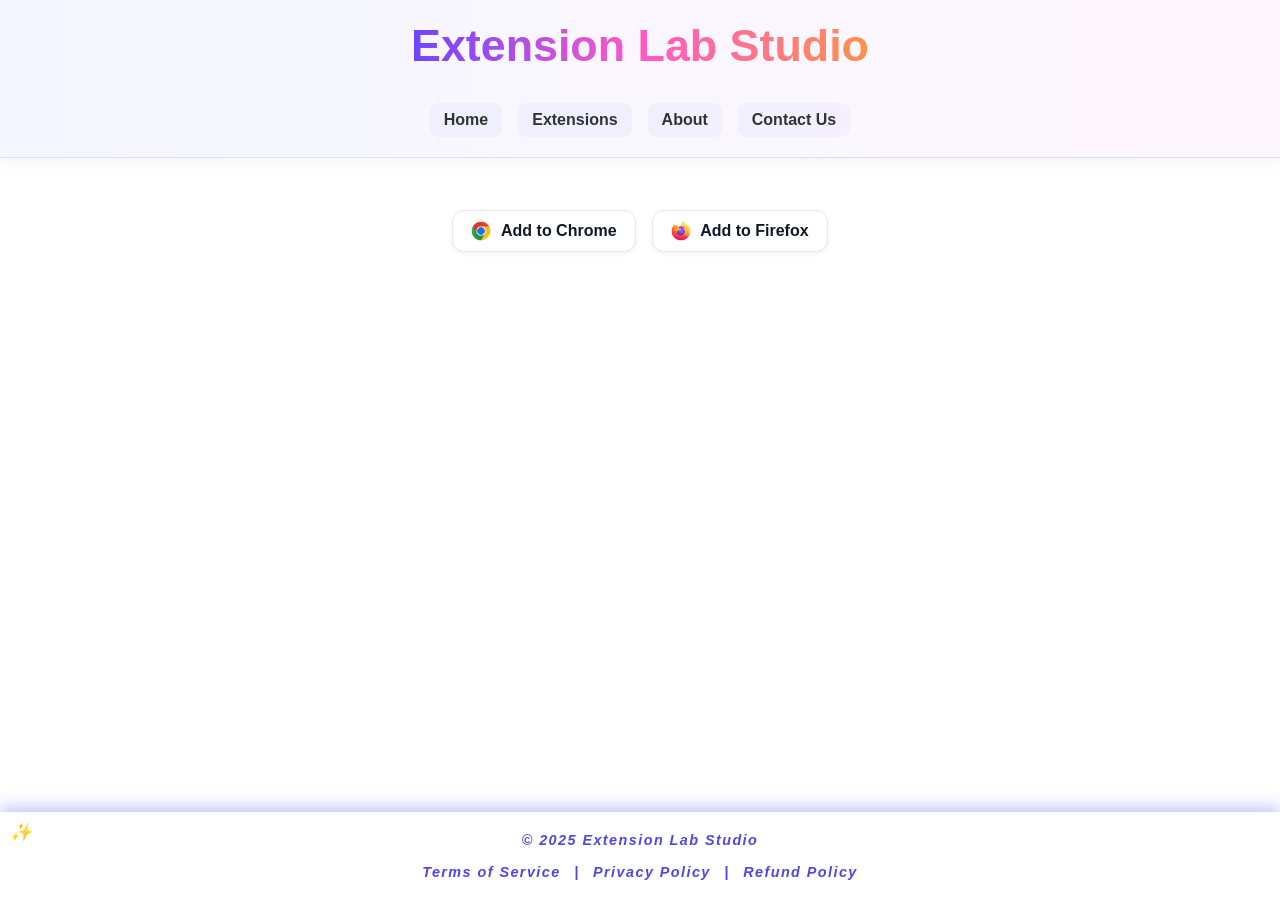
<file: index.html>
<!DOCTYPE html>
<html lang="en">
<head>
  <meta charset="UTF-8" />
  <meta name="viewport" content="width=device-width, initial-scale=1.0" />
  <title>Extension Lab Studio</title>
  <link rel="stylesheet" href="css/style-head-footer.css" />
  <link rel="stylesheet" href="css/style-main.css" />
</head>
<body>
  <!-- Подключаем header -->
  <div id="header"></div>

  <!-- Подключаем main -->
  <main id="main"></main>

  <!-- Подключаем footer -->
  <div id="footer"></div>

  <script src="js/script.js"></script>
</body>
</html>
</file>
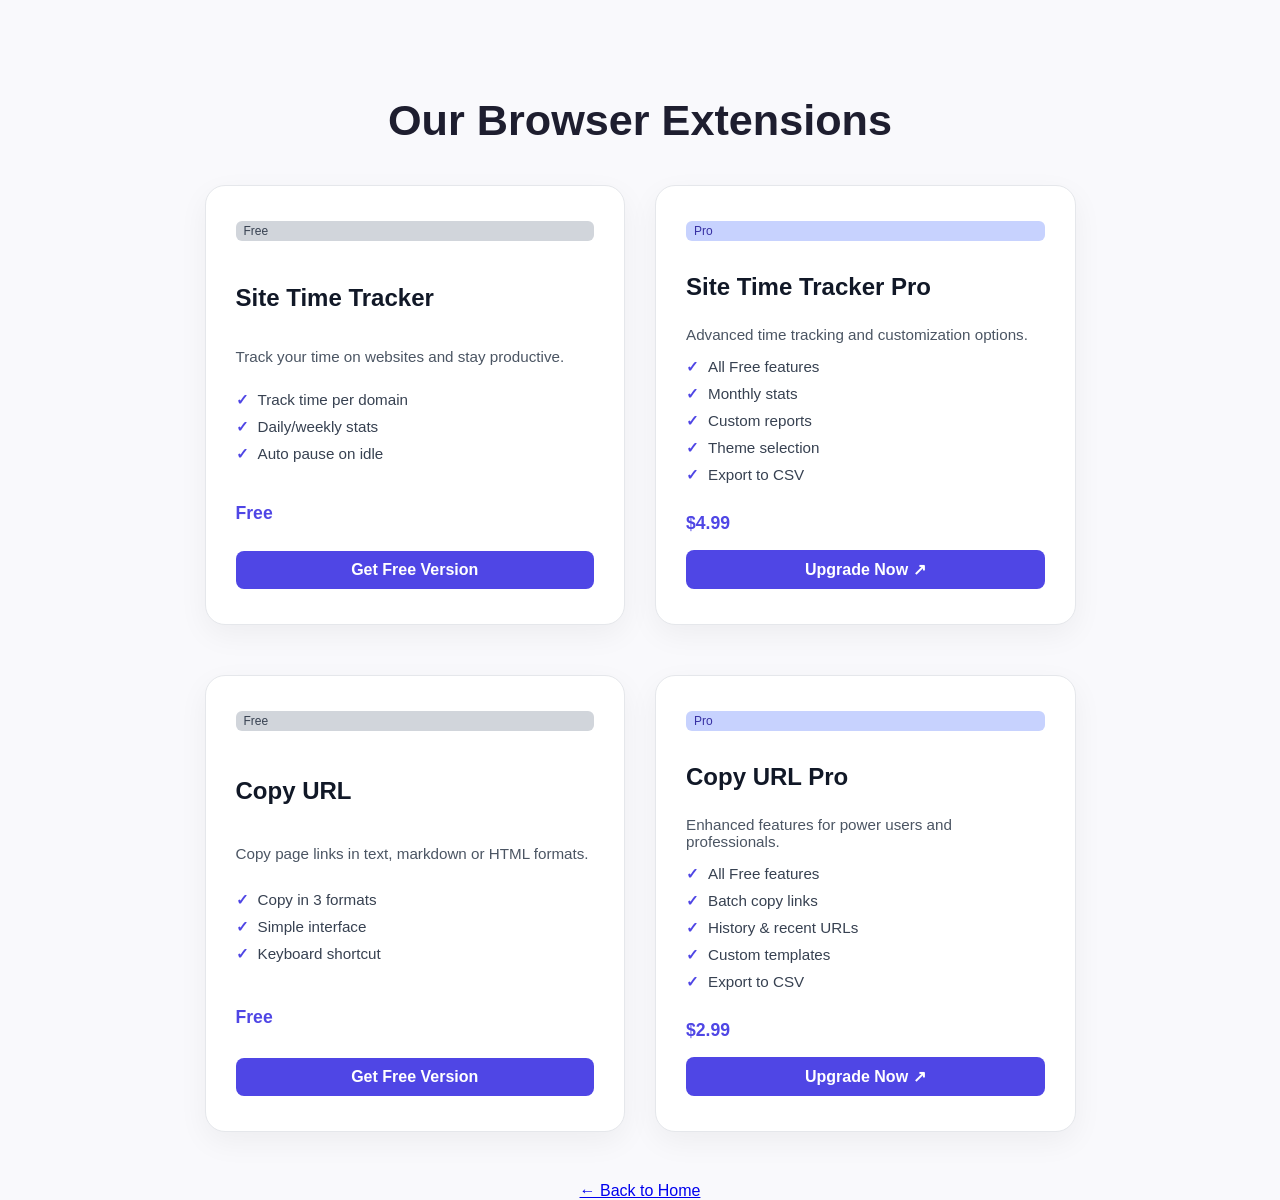
<file: extensions.html>
<!DOCTYPE html>
<html lang="en">
<head>
  <meta charset="UTF-8" />
  <meta name="viewport" content="width=device-width, initial-scale=1" />
  <title>Extensions – Extension Lab Studio</title>
  <link rel="stylesheet" href="css/style-head-footer.css" />
  <link rel="stylesheet" href="css/style-main.css" />
  <style>
    body {
      font-family: 'Inter', sans-serif;
      background-color: #f9f9fc;
      margin: 0;
      padding: 0;
      color: #333;
    }

    .extensions {
      max-width: 1100px;
      margin: 60px auto;
      padding: 0 20px;
      text-align: center;
    }

    .extensions h1 {
      font-size: 2.7rem;
      color: #1e1e2f;
      margin-bottom: 40px;
    }

    .pair {
      display: flex;
      flex-wrap: wrap;
      gap: 30px;
      justify-content: center;
      margin-bottom: 50px;
    }

    .card {
      flex: 1 1 300px;
      background: white;
      border: 1px solid #e5e7eb;
      border-radius: 20px;
      padding: 35px 30px;
      box-shadow: 0 10px 30px rgba(0, 0, 0, 0.05);
      text-align: left;
      display: flex;
      flex-direction: column;
      justify-content: space-between;
      transition: transform 0.2s ease, box-shadow 0.2s ease;
      max-width: 500px;
    }

    .card:hover {
      transform: translateY(-6px);
      box-shadow: 0 12px 40px rgba(79, 70, 229, 0.25);
    }

    .card h2 {
      font-size: 1.5rem;
      margin-bottom: 10px;
      color: #111827;
    }

    .card p {
      font-size: 0.95rem;
      margin-bottom: 15px;
      color: #4b5563;
    }

    .features {
      margin: 0 0 20px;
      padding: 0;
      list-style: none;
    }

    .features li {
      margin-bottom: 10px;
      padding-left: 22px;
      position: relative;
      color: #374151;
      font-size: 0.95rem;
    }

    .features li::before {
      content: '✓';
      position: absolute;
      left: 0;
      color: #4f46e5;
      font-weight: bold;
    }

    .price {
      font-size: 1.1rem;
      font-weight: 600;
      margin-bottom: 16px;
      color: #4f46e5;
    }

    .button {
      text-align: center;
      background-color: #4f46e5;
      color: white;
      padding: 10px 18px;
      border-radius: 8px;
      text-decoration: none;
      font-weight: 600;
      transition: background 0.3s ease;
    }

    .button:hover {
      background-color: #4338ca;
    }

    .back-home {
      display: inline-block;
      margin-top: 50px;
      text-decoration: none;
      color: #4f46e5;
      font-weight: 500;
      transition: color 0.2s ease;
    }

    .back-home:hover {
      color: #3730a3;
    }

    footer {
      margin-top: 60px;
    }

    .label {
      display: inline-block;
      padding: 3px 8px;
      font-size: 0.75rem;
      background-color: #d1d5db;
      border-radius: 6px;
      color: #374151;
      margin-bottom: 12px;
    }

    .pro .label {
      background-color: #c7d2fe;
      color: #3730a3;
    }
  </style>
</head>
<body>

  <section class="extensions">
    <h1>Our Browser Extensions</h1>

    <!-- Site Time Tracker -->
    <div class="pair">
      <div class="card">
        <span class="label">Free</span>
        <h2>Site Time Tracker</h2>
        <p>Track your time on websites and stay productive.</p>
        <ul class="features">
          <li>Track time per domain</li>
          <li>Daily/weekly stats</li>
          <li>Auto pause on idle</li>
        </ul>
        <div class="price">Free</div>
        <a href="#" class="button">Get Free Version</a>
      </div>

      <div class="card pro">
        <span class="label">Pro</span>
        <h2>Site Time Tracker Pro</h2>
        <p>Advanced time tracking and customization options.</p>
        <ul class="features">
          <li>All Free features</li>
          <li>Monthly stats</li>
          <li>Custom reports</li>
          <li>Theme selection</li>
          <li>Export to CSV</li>
        </ul>
        <div class="price">$4.99</div>
        <a href="#" class="button">Upgrade Now ↗</a>
      </div>
    </div>

    <!-- Copy URL -->
    <div class="pair">
      <div class="card">
        <span class="label">Free</span>
        <h2>Copy URL</h2>
        <p>Copy page links in text, markdown or HTML formats.</p>
        <ul class="features">
          <li>Copy in 3 formats</li>
          <li>Simple interface</li>
          <li>Keyboard shortcut</li>
        </ul>
        <div class="price">Free</div>
        <a href="#" class="button">Get Free Version</a>
      </div>

      <div class="card pro">
        <span class="label">Pro</span>
        <h2>Copy URL Pro</h2>
        <p>Enhanced features for power users and professionals.</p>
        <ul class="features">
          <li>All Free features</li>
          <li>Batch copy links</li>
          <li>History & recent URLs</li>
          <li>Custom templates</li>
          <li>Export to CSV</li>
        </ul>
        <div class="price">$2.99</div>
        <a href="#" class="button">Upgrade Now ↗</a>
      </div>
    </div>

 <a href="index.html" class="btn-back">← Back to Home</a>

  </section>

</body>
</html>
</file>
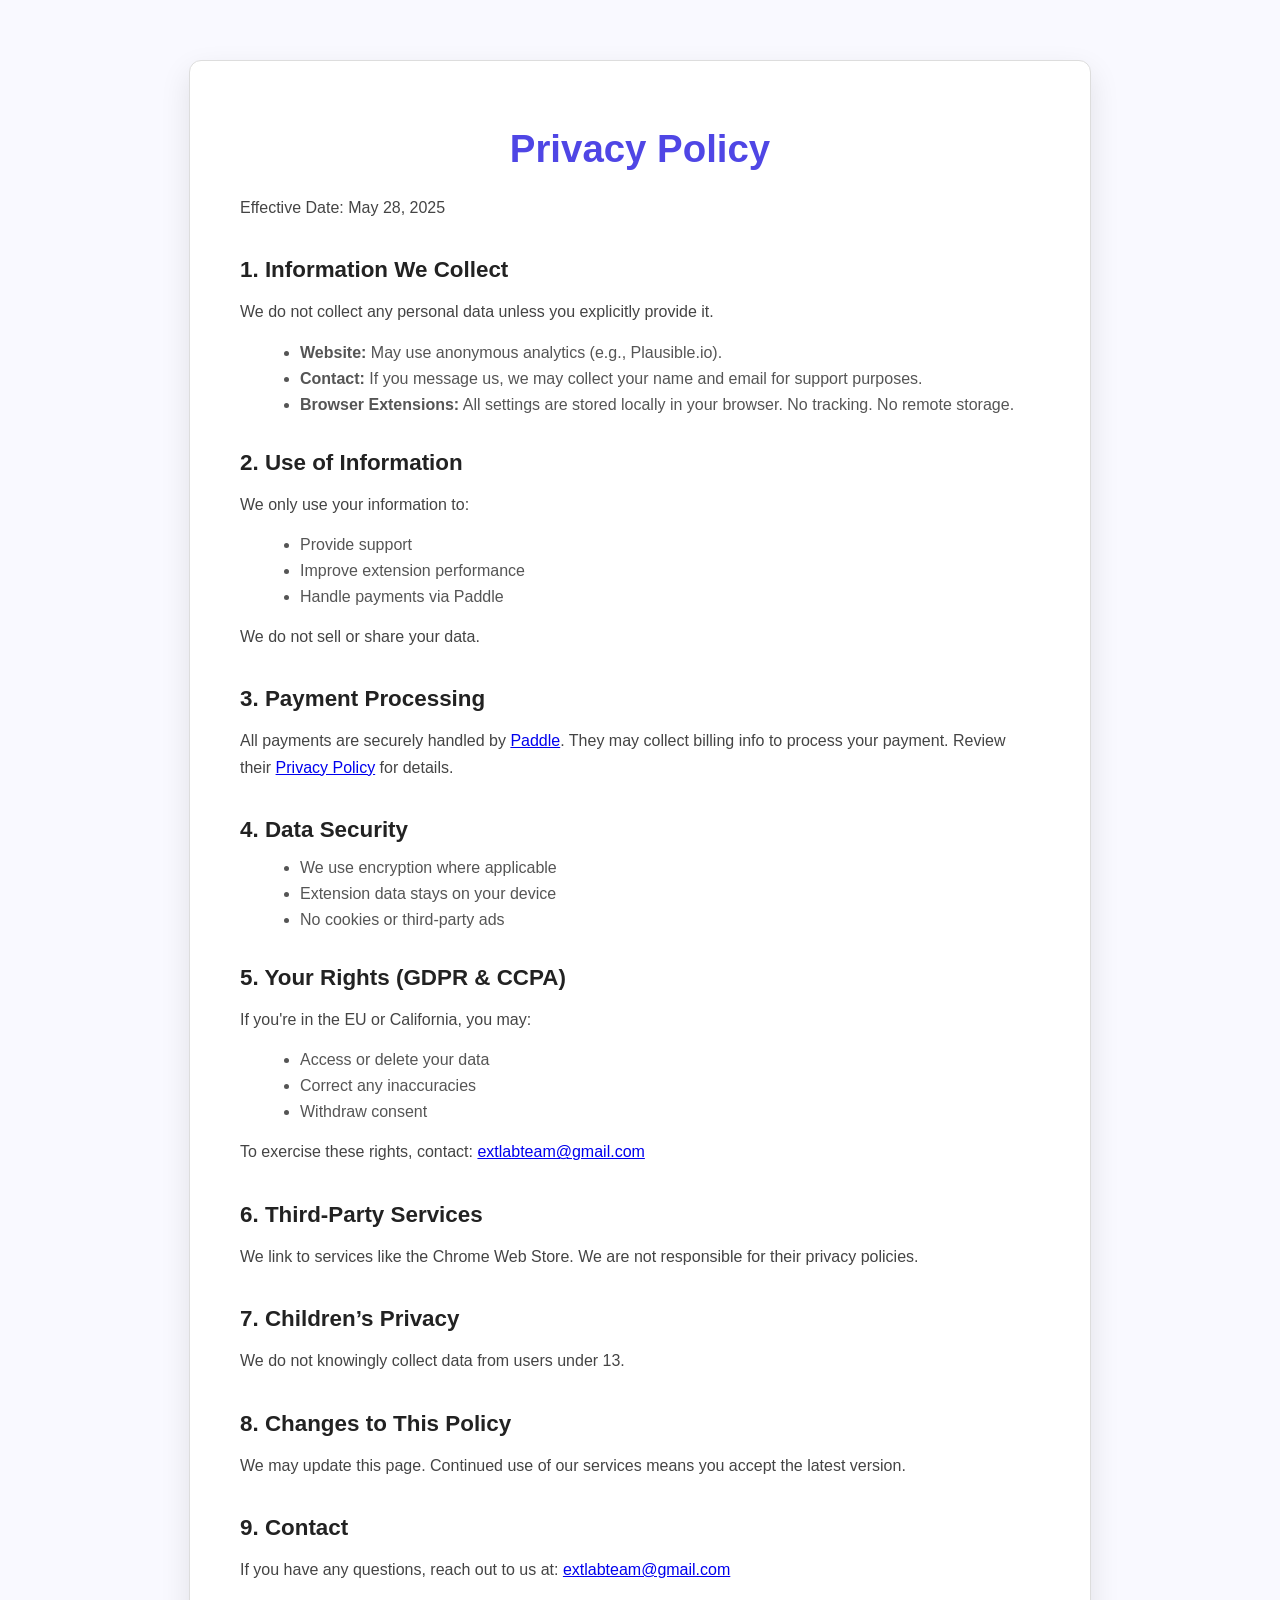
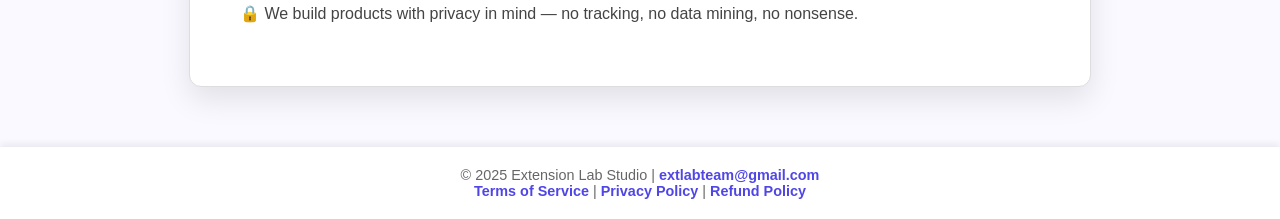
<file: privacy.html>
<!DOCTYPE html>
<html lang="en">
<head>
  <meta charset="UTF-8" />
  <meta name="viewport" content="width=device-width, initial-scale=1" />
  <title>Privacy Policy</title>
  <link rel="stylesheet" href="css/style-policy.css" />
</head>
<body>
<main class="policy-container">
  <div class="policy-box">
    <h1>Privacy Policy</h1>
    <p>Effective Date: May 28, 2025</p>

    <h2>1. Information We Collect</h2>
    <p>We do not collect any personal data unless you explicitly provide it.</p>
    <ul>
      <li><strong>Website:</strong> May use anonymous analytics (e.g., Plausible.io).</li>
      <li><strong>Contact:</strong> If you message us, we may collect your name and email for support purposes.</li>
      <li><strong>Browser Extensions:</strong> All settings are stored locally in your browser. No tracking. No remote storage.</li>
    </ul>

    <h2>2. Use of Information</h2>
    <p>We only use your information to:</p>
    <ul>
      <li>Provide support</li>
      <li>Improve extension performance</li>
      <li>Handle payments via Paddle</li>
    </ul>
    <p>We do not sell or share your data.</p>

    <h2>3. Payment Processing</h2>
    <p>All payments are securely handled by <a href="https://paddle.com" target="_blank">Paddle</a>. They may collect billing info to process your payment. Review their <a href="https://www.paddle.com/legal/privacy" target="_blank">Privacy Policy</a> for details.</p>

    <h2>4. Data Security</h2>
    <ul>
      <li>We use encryption where applicable</li>
      <li>Extension data stays on your device</li>
      <li>No cookies or third-party ads</li>
    </ul>

    <h2>5. Your Rights (GDPR & CCPA)</h2>
    <p>If you're in the EU or California, you may:</p>
    <ul>
      <li>Access or delete your data</li>
      <li>Correct any inaccuracies</li>
      <li>Withdraw consent</li>
    </ul>
    <p>To exercise these rights, contact: <a href="mailto:extlabteam@gmail.com">extlabteam@gmail.com</a></p>

    <h2>6. Third-Party Services</h2>
    <p>We link to services like the Chrome Web Store. We are not responsible for their privacy policies.</p>

    <h2>7. Children’s Privacy</h2>
    <p>We do not knowingly collect data from users under 13.</p>

    <h2>8. Changes to This Policy</h2>
    <p>We may update this page. Continued use of our services means you accept the latest version.</p>

    <h2>9. Contact</h2>
    <p>If you have any questions, reach out to us at: <a href="mailto:extlabteam@gmail.com">extlabteam@gmail.com</a></p>

    <p class="policy-note">🔒 We build products with privacy in mind — no tracking, no data mining, no nonsense.</p>
  </div>
</main>

<footer>
  &copy; 2025 Extension Lab Studio |
  <a href="mailto:extlabteam@gmail.com">extlabteam@gmail.com</a><br>
  <nav class="footer-policies">
    <a href="terms.html">Terms of Service</a> |
    <a href="privacy.html">Privacy Policy</a> |
    <a href="refund.html">Refund Policy</a>
  </nav>
</footer>
</body>
</html>
</file>
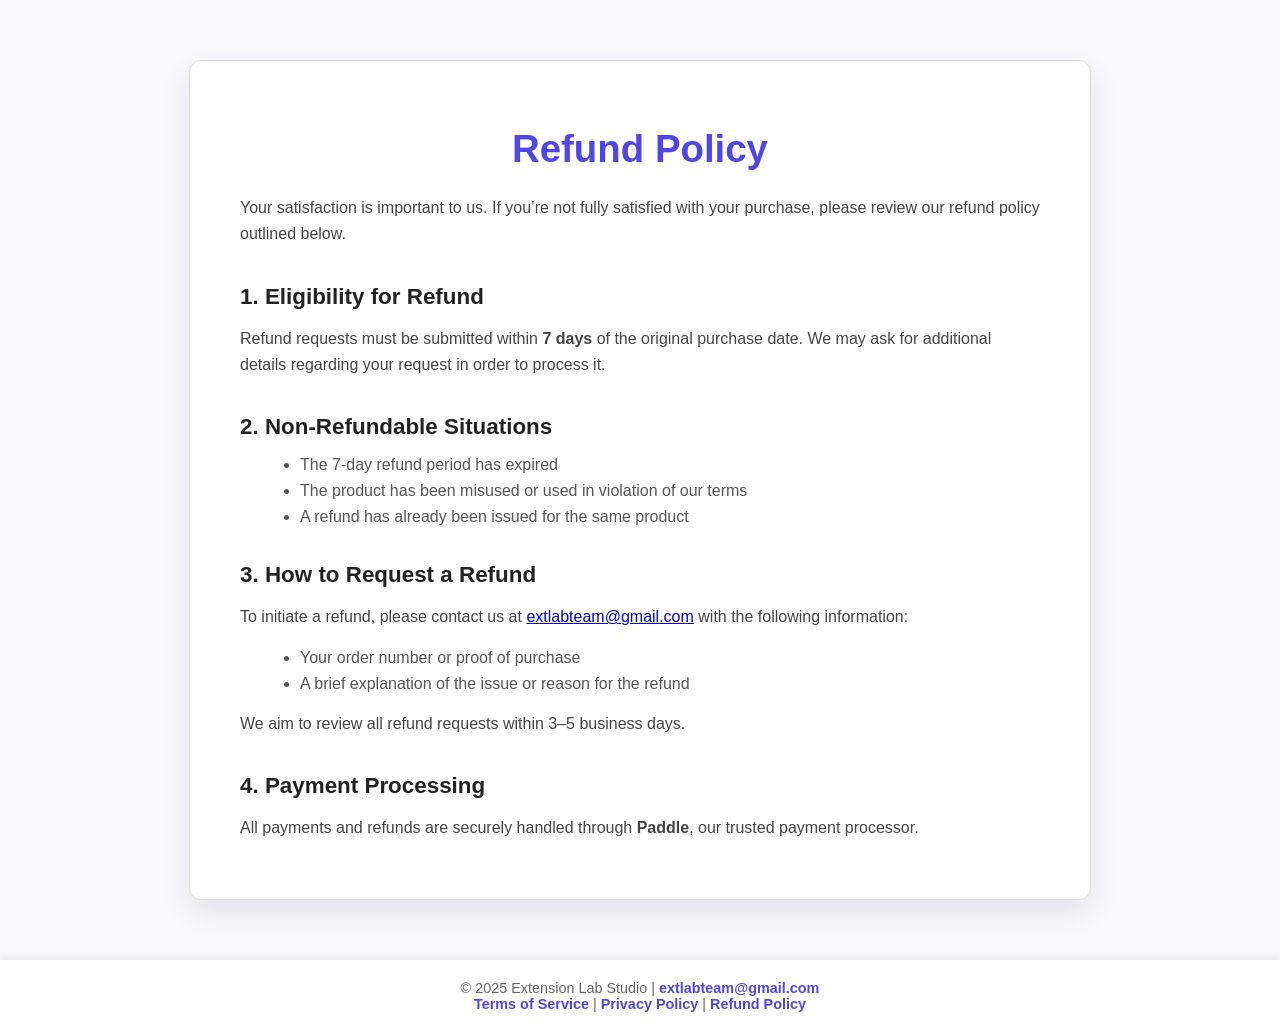
<file: refund.html>
<!DOCTYPE html>
<html lang="en">
<head>
  <meta charset="UTF-8" />
  <meta name="viewport" content="width=device-width, initial-scale=1" />
  <title>Refund Policy</title>
  <link rel="stylesheet" href="css/style-policy.css" />
</head>
<body>
<main class="policy-container">
  <div class="policy-box">
    <h1>Refund Policy</h1>
    <p>Your satisfaction is important to us. If you’re not fully satisfied with your purchase, please review our refund policy outlined below.</p>

    <h2>1. Eligibility for Refund</h2>
    <p>Refund requests must be submitted within <strong>7 days</strong> of the original purchase date. We may ask for additional details regarding your request in order to process it.</p>

    <h2>2. Non-Refundable Situations</h2>
    <ul>
      <li>The 7-day refund period has expired</li>
      <li>The product has been misused or used in violation of our terms</li>
      <li>A refund has already been issued for the same product</li>
    </ul>

    <h2>3. How to Request a Refund</h2>
    <p>To initiate a refund, please contact us at <a href="mailto:extlabteam@gmail.com">extlabteam@gmail.com</a> with the following information:</p>
    <ul>
      <li>Your order number or proof of purchase</li>
      <li>A brief explanation of the issue or reason for the refund</li>
    </ul>
    <p>We aim to review all refund requests within 3–5 business days.</p>

    <h2>4. Payment Processing</h2>
    <p>All payments and refunds are securely handled through <strong>Paddle</strong>, our trusted payment processor.</p>
  </div>
</main>

<footer>
  &copy; 2025 Extension Lab Studio |
  <a href="mailto:extlabteam@gmail.com">extlabteam@gmail.com</a><br>
  <nav class="footer-policies">
    <a href="terms.html">Terms of Service</a> |
    <a href="privacy.html">Privacy Policy</a> |
    <a href="refund.html">Refund Policy</a>
  </nav>
</footer>
</body>
</html>
</file>
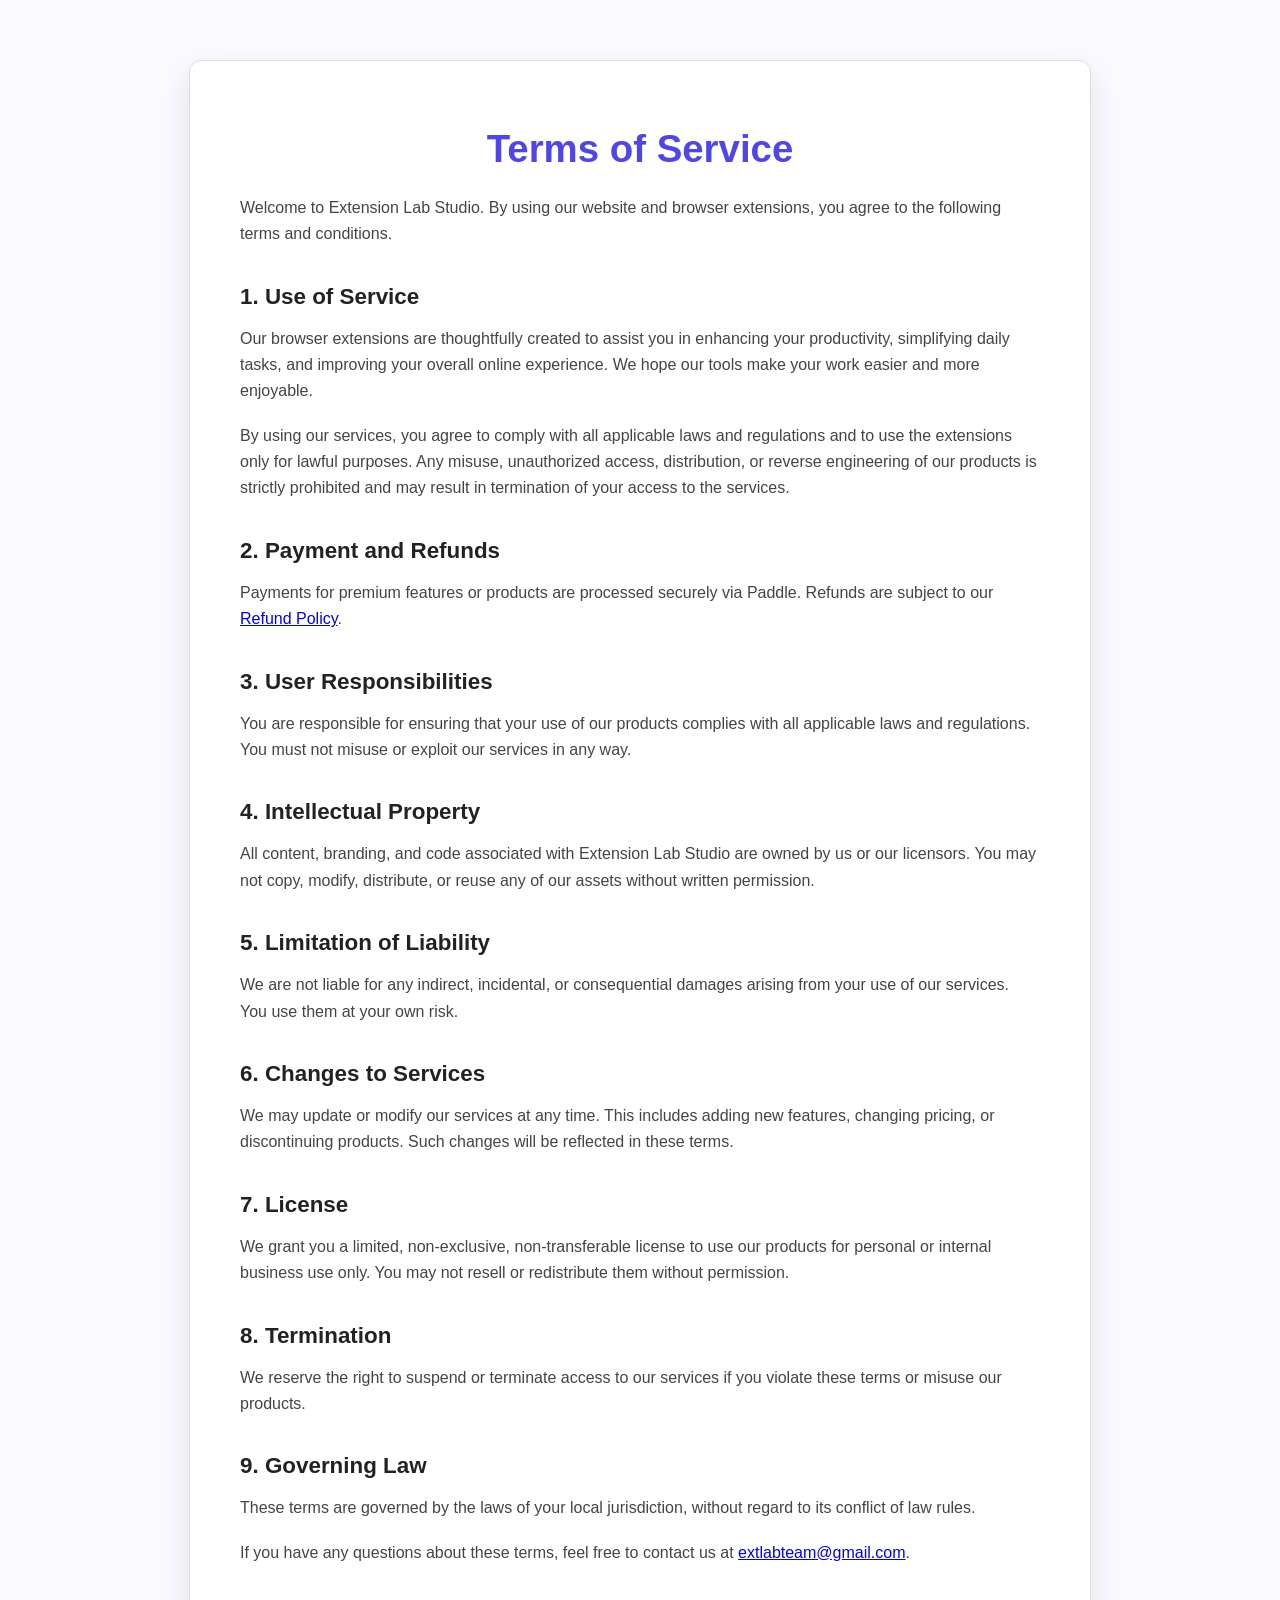
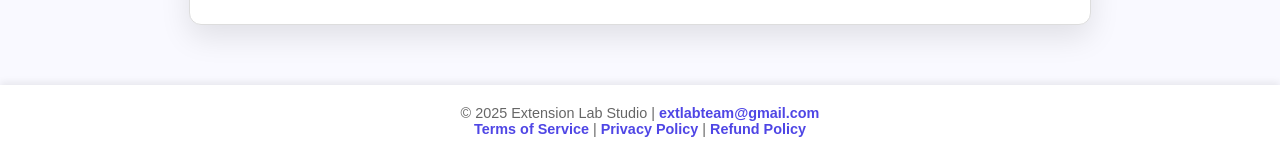
<file: terms.html>
<!DOCTYPE html>
<html lang="en">
<head>
  <meta charset="UTF-8" />
  <meta name="viewport" content="width=device-width, initial-scale=1" />
  <title>Terms of Service</title>
  <link rel="stylesheet" href="css/style-policy.css" />
</head>
<body>
<main class="policy-container">
  <div class="policy-box">
    <h1>Terms of Service</h1>
    <p>Welcome to Extension Lab Studio. By using our website and browser extensions, you agree to the following terms and conditions.</p>

    <h2>1. Use of Service</h2>
    <p>Our browser extensions are thoughtfully created to assist you in enhancing your productivity, simplifying daily tasks, and improving your overall online experience. We hope our tools make your work easier and more enjoyable.</p>
    <p>By using our services, you agree to comply with all applicable laws and regulations and to use the extensions only for lawful purposes. Any misuse, unauthorized access, distribution, or reverse engineering of our products is strictly prohibited and may result in termination of your access to the services.</p>

    <h2>2. Payment and Refunds</h2>
    <p>Payments for premium features or products are processed securely via Paddle. Refunds are subject to our <a href="refund.html">Refund Policy</a>.</p>

    <h2>3. User Responsibilities</h2>
    <p>You are responsible for ensuring that your use of our products complies with all applicable laws and regulations. You must not misuse or exploit our services in any way.</p>

    <h2>4. Intellectual Property</h2>
    <p>All content, branding, and code associated with Extension Lab Studio are owned by us or our licensors. You may not copy, modify, distribute, or reuse any of our assets without written permission.</p>

    <h2>5. Limitation of Liability</h2>
    <p>We are not liable for any indirect, incidental, or consequential damages arising from your use of our services. You use them at your own risk.</p>

    <h2>6. Changes to Services</h2>
    <p>We may update or modify our services at any time. This includes adding new features, changing pricing, or discontinuing products. Such changes will be reflected in these terms.</p>

    <h2>7. License</h2>
    <p>We grant you a limited, non-exclusive, non-transferable license to use our products for personal or internal business use only. You may not resell or redistribute them without permission.</p>

    <h2>8. Termination</h2>
    <p>We reserve the right to suspend or terminate access to our services if you violate these terms or misuse our products.</p>

    <h2>9. Governing Law</h2>
    <p>These terms are governed by the laws of your local jurisdiction, without regard to its conflict of law rules.</p>

    <p>If you have any questions about these terms, feel free to contact us at <a href="mailto:extlabteam@gmail.com">extlabteam@gmail.com</a>.</p>
  </div>
</main>

<footer>
  &copy; 2025 Extension Lab Studio |
  <a href="mailto:extlabteam@gmail.com">extlabteam@gmail.com</a><br>
  <nav class="footer-policies">
    <a href="terms.html">Terms of Service</a> |
    <a href="privacy.html">Privacy Policy</a> |
    <a href="refund.html">Refund Policy</a>
  </nav>
</footer>
</body>
</html>
</file>
<file: css/style-head-footer.css>
/* Подсветка фона header */
header {
  background: linear-gradient(to right, #f4f6ff, #fef6ff);
  border-bottom: 1px solid #e0e0f0;
  box-shadow: 0 4px 12px rgba(0, 0, 0, 0.05);
  padding: 20px 0;
}

/* Новый стиль для заголовка */
.site-title {
  font-size: 2.8rem;
  font-weight: 800;
  background: linear-gradient(
    to right,
    rgb(107, 70, 254),
    rgb(255, 89, 199) 50%,
    rgb(255, 145, 77)
  );
  -webkit-background-clip: text;
  -webkit-text-fill-color: transparent;
  background-clip: text;
  color: transparent;
  margin: 0 auto 1rem;
  text-align: center;
}

/* Обновлённый контейнер для вертикального выравнивания */
.container {
  max-width: 900px;
  margin: 0 auto;
  padding: 0 20px;
  display: flex;
  flex-direction: column;
  align-items: center;
}

/* Навигация */
.nav-links {
  display: flex;
  gap: 1rem;
  flex-wrap: wrap;
  justify-content: center;
  align-items: center;
  margin-top: 1rem;
}

.nav-links a {
  font-weight: 600;
  color: #333;
  text-decoration: none;
  padding: 8px 14px;
  border-radius: 8px;
  background-color: rgba(99, 102, 241, 0.05);
  transition: background-color 0.3s ease, color 0.3s ease, transform 0.3s ease;
  position: relative;
}

/* Наведение с анимацией */
.nav-links a:hover {
  background-color: rgba(99, 102, 241, 0.15);
  color: #4f46e5;
  transform: translateY(-3px); /* лёгкий подъём */
  box-shadow: 0 4px 8px rgba(99, 102, 241, 0.3); /* небольшая тень */
}


/* Разделители между кнопками, вне самих кнопок */
.nav-links a + a::before {
  color: #aaa;
  margin: 0 0.8rem;
  font-weight: normal;
}



/* Чтобы футер всегда был внизу, даже если мало контента */
html, body {
  height: 100%;
  margin: 0;
  display: flex;
  flex-direction: column;
  font-family: 'Inter', sans-serif;
}

body {
  flex: 1;
  display: flex;
  flex-direction: column;
}

main {
  flex: 1;
  max-width: 900px;
  margin: 0 auto;
  padding: 20px;
  width: 100%;
}



footer {
  background: #fff;
  padding: 20px 10px;
  text-align: center;
  font-size: 0.9rem;
  color: #4f46e5;       /* приятный синий оттенок */
  font-weight: 600;
  letter-spacing: 0.1em;
  font-style: italic;
  box-shadow: 
    0 -6px 15px rgba(75, 85, 239, 0.3),  /* подсветка сверху */
    0 2px 5px rgba(0,0,0,0.1);
  position: relative;
  transition: background-color 0.3s ease, color 0.3s ease, box-shadow 0.3s ease;
}

footer:hover {
  background-color: #f0f4ff; /* лёгкая подсветка при наведении */
  color: #3b34b3;
  box-shadow: 
    0 -8px 25px rgba(75, 85, 239, 0.6),  /* усиленная подсветка сверху при ховере */
    0 4px 10px rgba(75, 85, 239, 0.3);
}

footer::before {
  content: "✨"; /* иконка или символ */
  font-weight: 900;
  font-size: 1.1rem;
  color: #6366f1;
  position: absolute;
  top: 10px;
  left: 10px;
}

footer p {
  margin: 0;
  font-size: 0.9rem;
  color: #667;
  line-height: 1.5;
  transition: color 0.3s ease;
}

footer a {
  color: #4f46e5;
  text-decoration: none;
  font-weight: 600;
  transition: color 0.3s ease, text-shadow 0.3s ease;
  margin: 0 8px;
}

footer a:hover {
  color: #2c1db0;
  text-decoration: underline;
  text-shadow: 0 0 5px #2c1db0;
}
</file>
<file: css/style-main.css>
.download-buttons {
  display: flex;
  flex-wrap: wrap;
  justify-content: center;
  gap: 1rem;
  margin-top: 2rem;
}

.download-btn {
  display: flex;
  align-items: center;
  gap: 0.6rem;
  padding: 10px 18px;
  font-size: 1rem;
  font-weight: 600;
  background: #fff;
  border: 1px solid #e5e7eb;
  border-radius: 12px;
  box-shadow: 0 2px 6px rgba(0, 0, 0, 0.05);
  text-decoration: none;
  color: #111827;
  transition: all 0.2s ease;
}

.download-btn img {
  width: 20px;
  height: 20px;
}

.download-btn:hover {
  transform: translateY(-2px);
  box-shadow: 0 6px 14px rgba(0, 0, 0, 0.1);
  border-color: #c7d2fe;
  background: #f9fafb;
}
</file>
<file: css/style-policy.css>
/* Общие стили для body */
body {
  margin: 0;
  font-family: 'Inter', sans-serif;
  background: #f9f9ff;
  color: #333;
  display: flex;
  flex-direction: column;
  min-height: 100vh;
  -webkit-font-smoothing: antialiased; /* для более гладкого шрифта */
  -moz-osx-font-smoothing: grayscale;
}

/* Основной контейнер с центровкой */
main.policy-container {
  flex: 1;
  display: flex;
  align-items: center;
  justify-content: center;
  padding: 60px 20px;
  background: #f9f9ff;
}

/* Политика в коробке с тенью */
.policy-box {
  background: #fff;
  border: 1px solid #ddd;
  border-radius: 12px;
  padding: 40px 50px;
  max-width: 800px;
  width: 100%;
  box-shadow: 0 12px 30px rgba(0, 0, 0, 0.1);
  transition: box-shadow 0.3s ease;
}

.policy-box:hover {
  box-shadow: 0 16px 40px rgba(0, 0, 0, 0.15);
}

/* Заголовок страницы */
.policy-box h1 {
  text-align: center;
  color: #4f46e5; /* красивый синий */
  font-size: 2.4rem;
  margin-bottom: 24px;
  font-weight: 700;
}

/* Заголовки разделов */
.policy-box h2 {
  margin-top: 36px;
  margin-bottom: 16px;
  color: #222;
  font-weight: 600;
  font-size: 1.4rem;
}

/* Абзацы */
.policy-box p {
  line-height: 1.65;
  margin-bottom: 18px;
  font-size: 1rem;
  color: #444;
}

/* Списки в контенте */
.policy-box ul {
  margin: 12px 0 18px 20px;
  color: #555;
}

.policy-box ul li {
  margin-bottom: 8px;
}

/* Подвал страницы */
footer {
  background: #fff;
  padding: 20px 10px;
  text-align: center;
  font-size: 0.9rem;
  color: #666;
  box-shadow: 0 -3px 7px rgba(0, 0, 0, 0.07);
  user-select: none;
}

/* Ссылки в футере */
footer a {
  color: #4f46e5;
  text-decoration: none;
  font-weight: 600;
  transition: color 0.25s ease;
}

footer a:hover {
  text-decoration: underline;
  color: #3730a3; /* чуть темнее при ховере */
}
</file>
